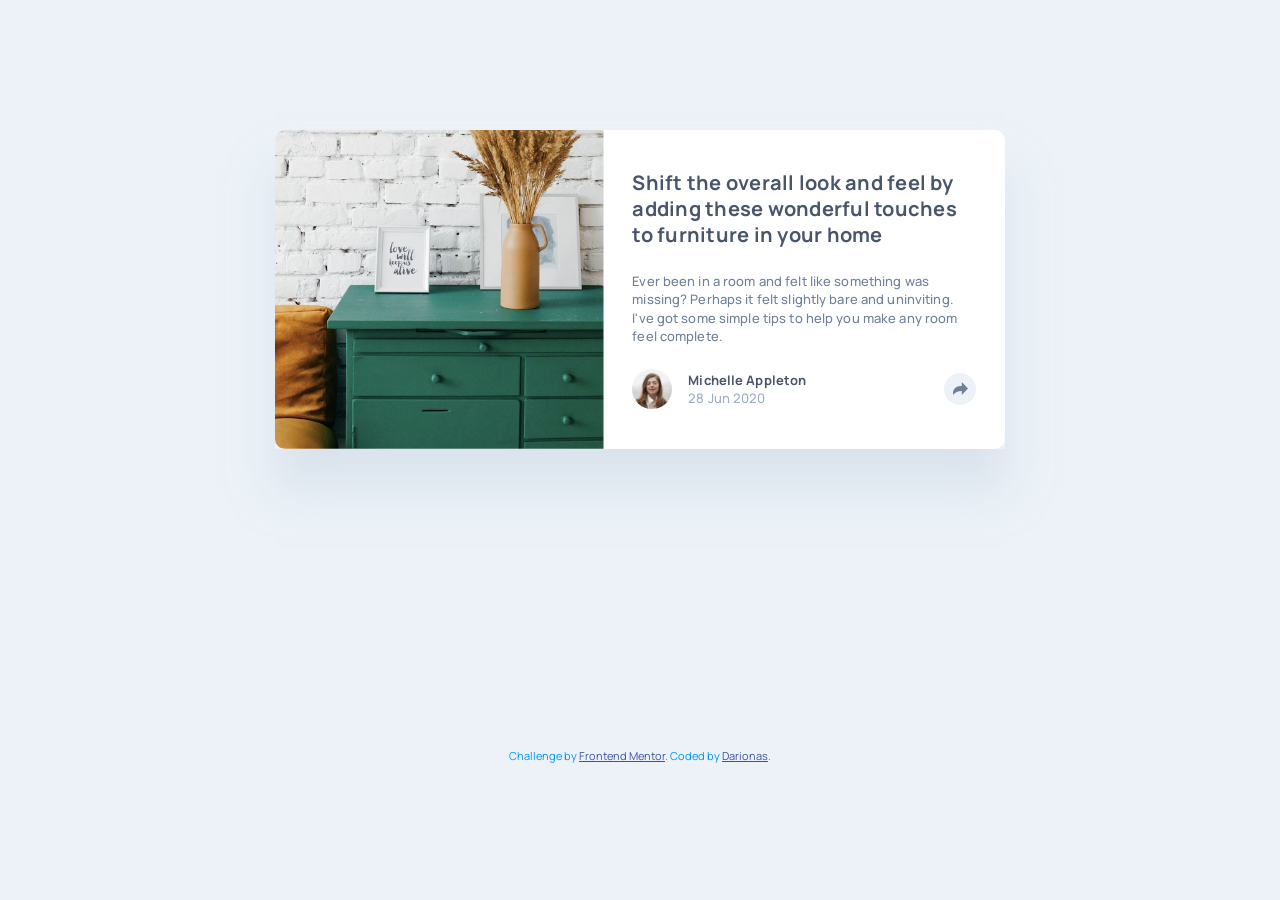
<file: index.html>
<!DOCTYPE html>
<html lang="en">
<head>
    <meta charset="UTF-8">
    <meta name="viewport" content="width=device-width, initial-scale=1.0">
    <link rel="icon" type="image/png" sizes="32x32" href="./images/favicon-32x32.png">
    <title>Frontend Mentor | Article preview component</title>
    <link rel="preconnect" href="https://fonts.googleapis.com">
    <link rel="preconnect" href="https://fonts.gstatic.com" crossorigin>
    <link href="https://fonts.googleapis.com/css2?family=Manrope:wght@400;500;700&display=swap" rel="stylesheet">
    <link rel="stylesheet" href="reset.css">
    <link rel="stylesheet" href="styles.css">
    <link rel="stylesheet" href="FM_part.css">
    <script defer src="script.js"></script>
</head>
<body>
    <header class="sr-only">
        <h1>Article Preview Component</h1>
    </header>
    <main class="main__content">
        <article class="article__preview">
            <div class="img__container" >
                <img class="furnAccessories_img" src="./images/drawers.jpg" alt="Drawers and accessories">
            </div>
            <div class="article__preview-content">
                <h2 class="text-preset-1" >Shift the overall look and feel by adding these wonderful touches to furniture in your home</h2>
                <p class="para text-preset-2M" >Ever been in a room and felt like something was missing? Perhaps it felt slightly bare and 
                   uninviting. I've got some simple tips to help you make any room feel complete.
                </p>
                <div class="profile__container">
                    <img src="./images/avatar-michelle.jpg" alt="Michelle Appleton">
                    <div class="profile__info" >
                        <p class="profile__name text-preset-2B">Michelle Appleton</p>
                        <time class="profile__time text-preset-2M">28 Jun 2020</time>
                    </div>
                    <button class="share__icon" aria-controls="toast" type="button" aria-expanded="false" aria-label="Share this article"><svg xmlns="http://www.w3.org/2000/svg" width="15" height="13"><path fill="#6E8098" d="M15 6.495L8.766.014V3.88H7.441C3.33 3.88 0 7.039 0 10.936v2.049l.589-.612C2.59 10.294 5.422 9.11 8.39 9.11h.375v3.867L15 6.495z"/></svg></button>
                </div>
            </div>
            <div id="toast" class="shareToast__content">
                <span class="shareToast__label text-preset-3">share</span>
                <div class="shareToast__content--social">
                    <a class="social" href="https://www.facebook.com" target="_blank" rel="noopener noreferrer"><img src="./images/icon-facebook.svg" alt="Share on Facebook"></a>
                    <a class="social" href="https://twitter.com" target="_blank" rel="noopener noreferrer"><img src="./images/icon-twitter.svg" alt="Share on Twitter"></a>
                    <a class="social" href="https://pinterest.com" target="_blank" rel="noopener noreferrer"><img src="./images/icon-pinterest.svg" alt="Share on Pinterest"></a>
                </div>
            </div>
        </article>
    </main>
    <footer class="attribution">
        Challenge by <a href="https://www.frontendmentor.io?ref=challenge" target="_blank" rel="noopener noreferrer">Frontend Mentor</a>. 
        Coded by <a href="https://www.frontendmentor.io/profile/Darionas">Darionas</a>.
    </footer>
</body>
</html>
</file>
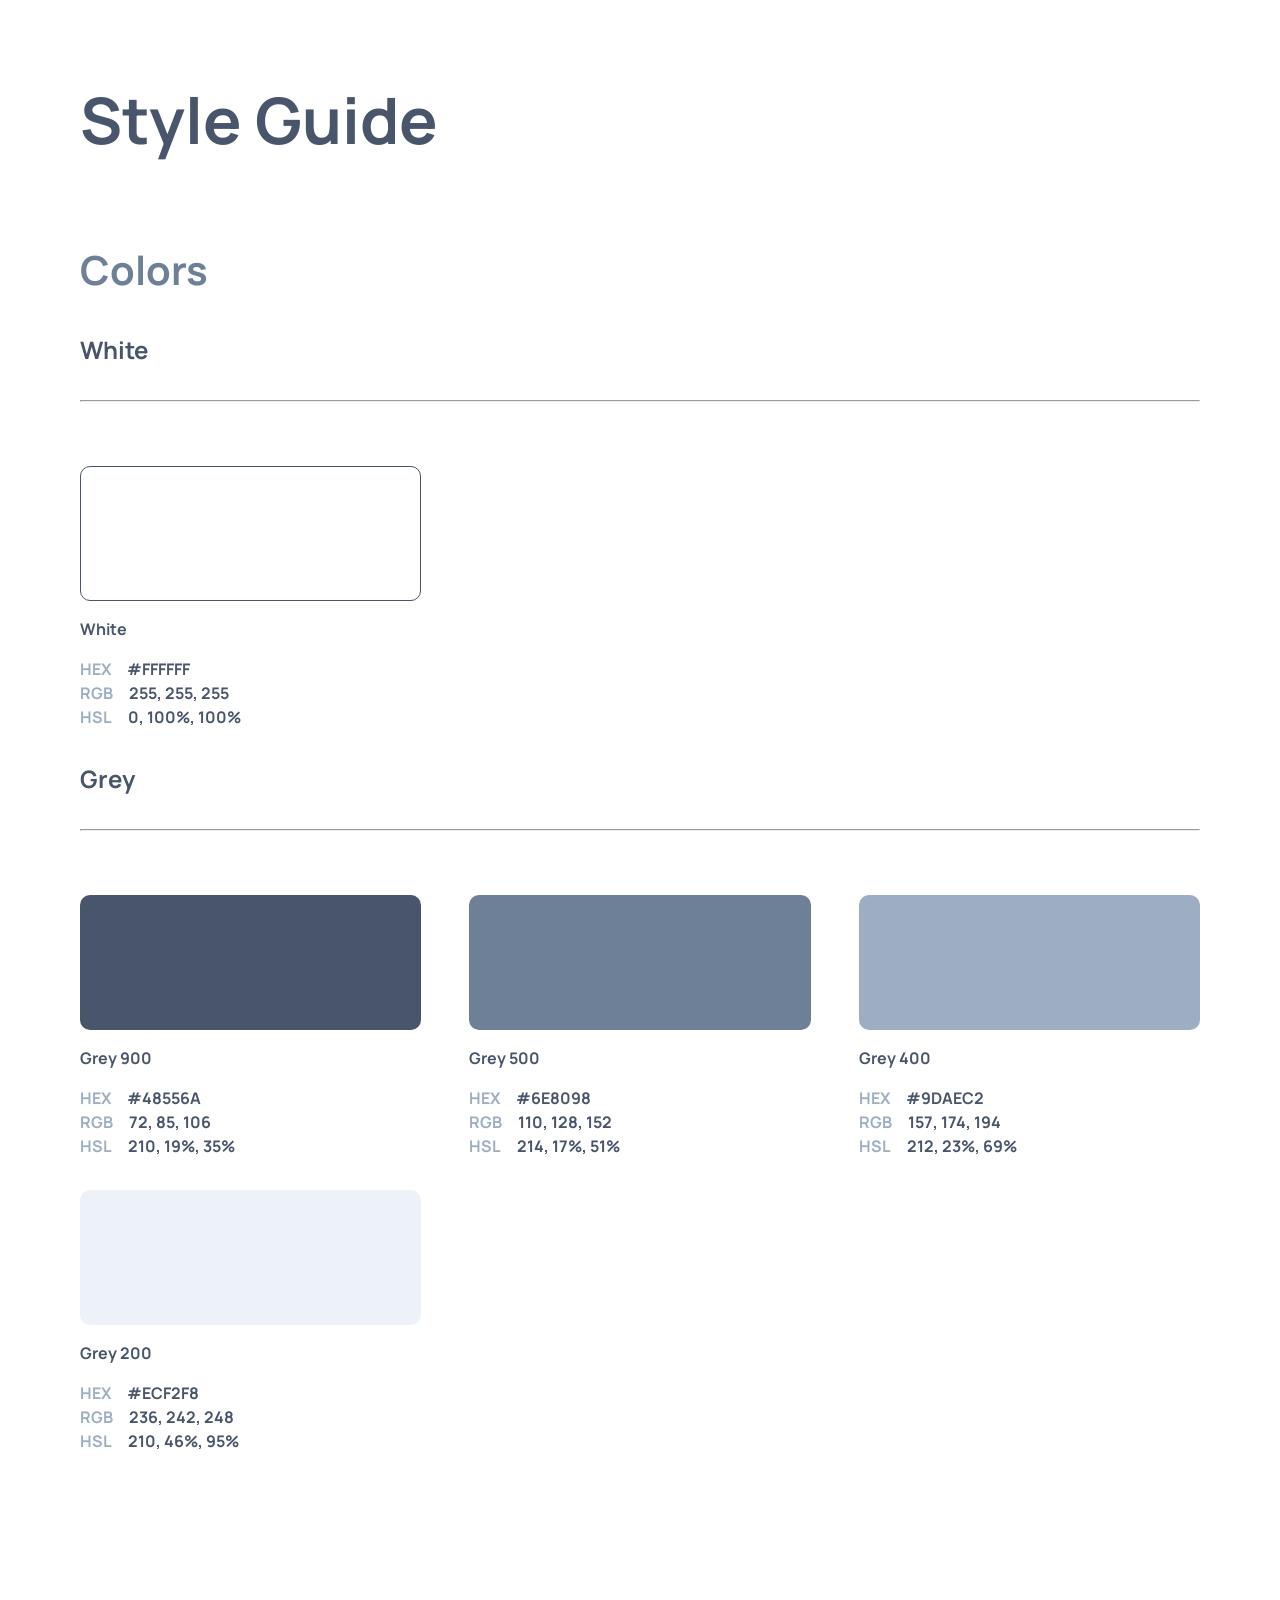
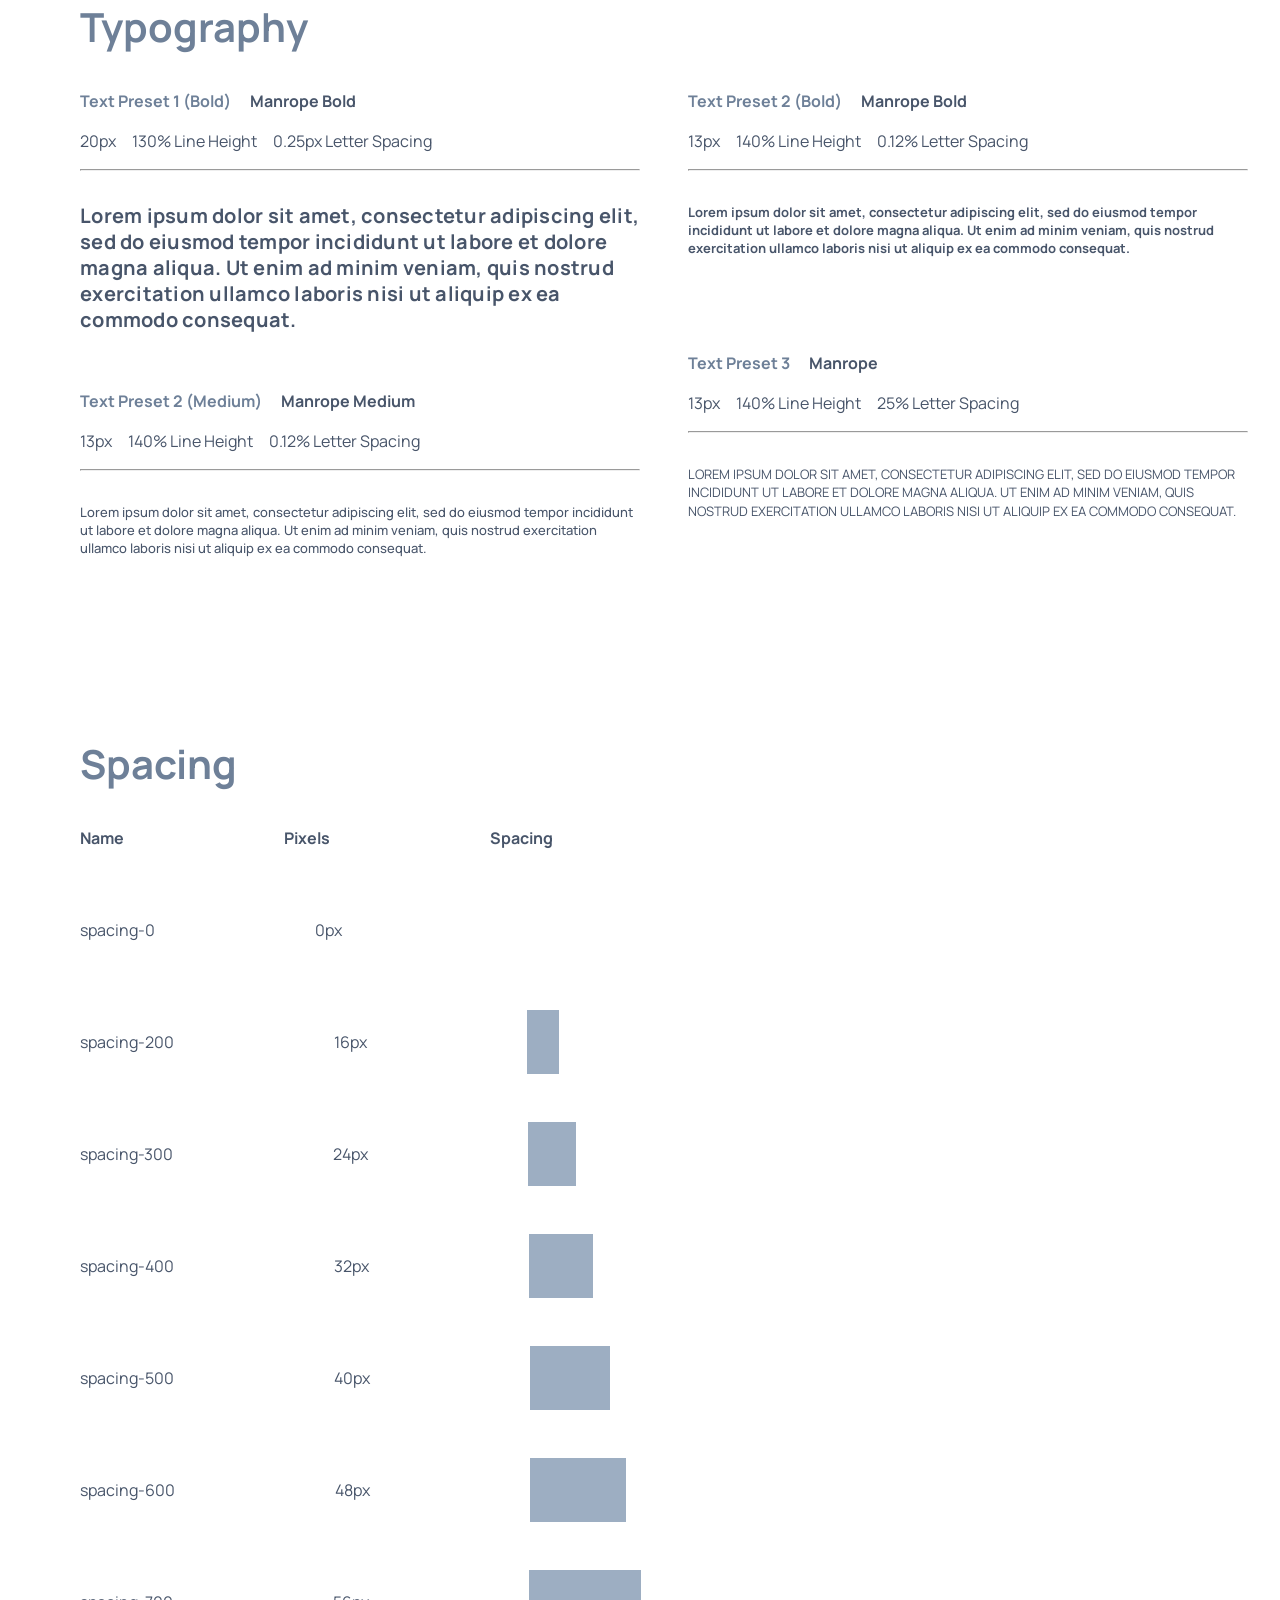
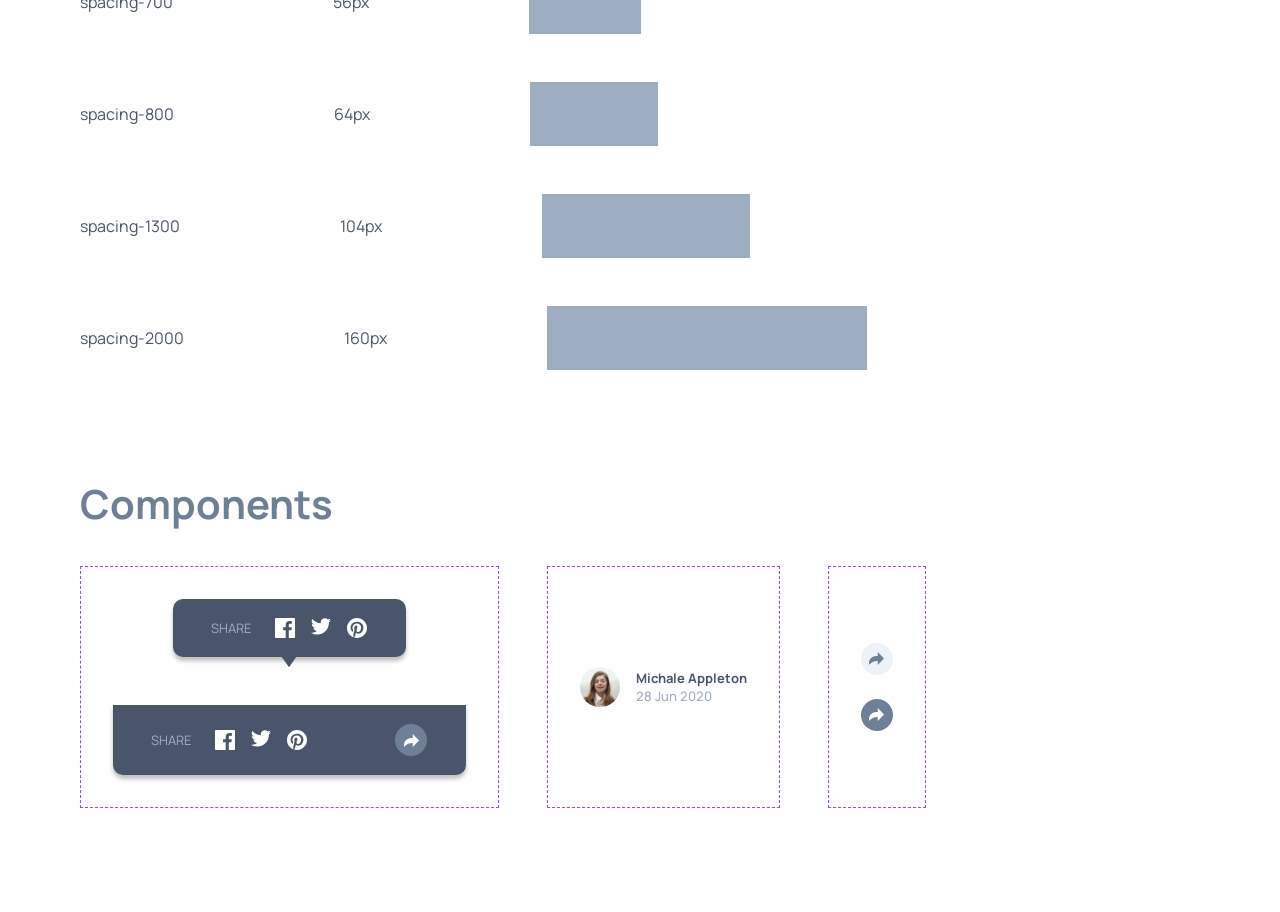
<file: design_system.html>
<!DOCTYPE html>
<html lang="en">
<head>
    <meta charset="UTF-8"/>
    <meta name="viewport" content="width=device-width, initial-scale=1.0"/>
    <title>Design System</title>
    <link rel="preconnect" href="https://fonts.googleapis.com">
    <link rel="preconnect" href="https://fonts.gstatic.com" crossorigin>
    <link href="https://fonts.googleapis.com/css2?family=Manrope:wght@400;500;700&display=swap" rel="stylesheet">
    <link rel="stylesheet" href="reset.css"/>
    <link rel="stylesheet" href="design_system.css"/>
</head>
<body>
    <main>
        <h1>Style Guide</h1>

        <!-- COLOR PALETTE -->
        <section class="colors__palette">
            <h2>Colors</h2>
            <div class="colors__palette--container">
                <h3>White</h3>
                <hr/>
                <div class="colors__wrapper">
                    <div class="color">
                        <div class="white color__container color__container--white"></div>
                        <h4>White</h4>
                        <div>
                            <p><span class="grey__text">HEX</span>#FFFFFF</p>
                            <p><span class="grey__text">RGB</span>255, 255, 255</p>
                            <p><span class="grey__text">HSL</span>0, 100%, 100%</p>
                        </div>
                    </div>
                </div>
            </div>
            <div class="colors__palette--container">
                <h3>Grey</h3>
                <hr/>
                <div class="colors__wrapper">
                    <div class="color">
                        <div class="grey-900 color__container"></div>
                        <h4>Grey 900</h4>
                        <div>
                            <p><span class="grey__text">HEX</span>#48556A</p>
                            <p><span class="grey__text">RGB</span>72, 85, 106</p>
                            <p><span class="grey__text">HSL</span>210, 19%, 35%</p>
                        </div>
                    </div>
                     <div class="color">
                        <div class="grey-500 color__container"></div>
                        <h4>Grey 500</h4>
                        <div>
                            <p><span class="grey__text">HEX</span>#6E8098</p>
                            <p><span class="grey__text">RGB</span>110, 128, 152</p>
                            <p><span class="grey__text">HSL</span>214, 17%, 51%</p>
                        </div>
                    </div>
                     <div class="color">
                        <div class="grey-400 color__container"></div>
                        <h4>Grey 400</h4>
                        <div>
                            <p><span class="grey__text">HEX</span>#9DAEC2</p>
                            <p><span class="grey__text">RGB</span>157, 174, 194</p>
                            <p><span class="grey__text">HSL</span>212, 23%, 69%</p>
                        </div>
                    </div>
                </div>
            </div>
            <div class="colors__palette--container">
                <div class="colors__wrapper">
                    <div class="color">
                        <div class="grey-200 color__container"></div>
                        <h4>Grey 200</h4>
                        <div>
                            <p><span class="grey__text">HEX</span>#ECF2F8</p>
                            <p><span class="grey__text">RGB</span>236, 242, 248</p>
                            <p><span class="grey__text">HSL</span>210, 46%, 95%</p>
                        </div>
                    </div>
                </div>
            </div>
        </section>

        <!-- TYPOGRAPHY -->
        <section class="typography">
            <h2>Typography</h2>
            <div class="wrapper__typo">
                <div class="text-preset-container">
                    <div>
                        <p class="text-preset-title">Text Preset 1 (Bold) <span>Manrope Bold</span></p>
                        <p class="text-preset-data"><span>20px</span><span>130% Line Height</span><span>0.25px Letter Spacing</span></p>
                        <hr>
                        <p class="text-preset-1">Lorem ipsum dolor sit amet, consectetur adipiscing elit, sed do eiusmod tempor incididunt 
                            ut labore et dolore magna aliqua. Ut enim ad minim veniam, quis nostrud exercitation ullamco laboris nisi ut aliquip 
                            ex ea commodo consequat.</p>
                    </div>
                    <div>
                        <p class="text-preset-title">Text Preset 2 (Medium) <span>Manrope Medium</span></p>
                        <p class="text-preset-data"><span>13px</span><span>140% Line Height</span><span>0.12% Letter Spacing</span></p>
                        <hr>
                        <p class="text-preset-2M">Lorem ipsum dolor sit amet, consectetur adipiscing elit, sed do eiusmod tempor incididunt ut 
                            labore et dolore magna aliqua. Ut enim ad minim veniam, quis nostrud exercitation ullamco laboris nisi ut aliquip ex 
                            ea commodo consequat.</p>
                    </div>
                </div>
                <div class="text-preset-container">
                    <div>
                        <p class="text-preset-title">Text Preset 2 (Bold) <span>Manrope Bold</span></p>
                        <p class="text-preset-data"><span>13px</span><span>140% Line Height</span><span>0.12% Letter Spacing</span></p>
                        <hr>
                        <p class="text-preset-2B">Lorem ipsum dolor sit amet, consectetur adipiscing elit, sed do eiusmod tempor incididunt 
                            ut labore et dolore magna aliqua. Ut enim ad minim veniam, quis nostrud exercitation ullamco laboris nisi ut aliquip 
                            ex ea commodo consequat.</p>
                    </div>
                    <div>
                        <p class="text-preset-title">Text Preset 3 <span>Manrope</span></p>
                        <p class="text-preset-data"><span>13px</span><span>140% Line Height</span><span>25% Letter Spacing</span></p>
                        <hr>
                        <p class="text-preset-3">Lorem ipsum dolor sit amet, consectetur adipiscing elit, sed do eiusmod tempor incididunt 
                            ut labore et dolore magna aliqua. Ut enim ad minim veniam, quis nostrud exercitation ullamco laboris nisi ut aliquip 
                            ex ea commodo consequat.</p>
                    </div>
                </div>
            </div>
        </section>

        <!-- SPACING -->
        <section class="spacing">
            <h2>Spacing</h2>
            <div class="wrapper__space">
                <div class="spacing-item">
                    <p>Name</p>
                    <p>Pixels</p>
                    <p>Spacing</p>
                </div>
                <div class="spacing-item">
                    <p>spacing-0</p>
                    <p>0px</p>
                    <p class="spacing-0 spacing-bar"></p>
                </div>
                <div class="spacing-item">
                    <p>spacing-200</p>
                    <p>16px</p>
                    <p class="spacing-200 spacing-bar"></p>
                </div>
                <div class="spacing-item">
                    <p>spacing-300</p>
                    <p>24px</p>
                    <p class="spacing-300 spacing-bar"></p>
                </div>
                <div class="spacing-item">
                    <p>spacing-400</p>
                    <p>32px</p>
                    <p class="spacing-400 spacing-bar"></p>
                </div>
                <div class="spacing-item">
                    <p>spacing-500</p>
                    <p>40px</p>
                    <p class="spacing-500 spacing-bar"></p>
                </div>
                <div class="spacing-item">
                    <p>spacing-600</p>
                    <p>48px</p>
                    <p class="spacing-600 spacing-bar"></p>
                </div>
                <div class="spacing-item">
                    <p>spacing-700</p>
                    <p>56px</p>
                    <p class="spacing-700 spacing-bar"></p>
                </div>
                <div class="spacing-item">
                    <p>spacing-800</p>
                    <p>64px</p>
                    <p class="spacing-800 spacing-bar"></p>
                </div>
                <div class="spacing-item">
                    <p>spacing-1300</p>
                    <p>104px</p>
                    <p class="spacing-1300 spacing-bar"></p>
                </div>
                <div class="spacing-item">
                    <p>spacing-2000</p>
                    <p>160px</p>
                    <p class="spacing-2000 spacing-bar"></p>
                </div>
            </div>
        </section>
         <!-- Components -->
        <section class="components">
            <h2>Components</h2>
            <div class="components__wrapper">
                <!-- SHARE TOAST -->
                <div class="component">
                    <div class="shareToast__content shareToast__content--desktop">
                        <span class="shareToast__label text-preset-3">share</span>
                        <div class="shareToast__content--desktop-links">
                            <span><img src="./images/icon-facebook.svg" alt="Facebook Icon"></span>
                            <span><img src="./images/icon-twitter.svg" alt="Twitter Icon"></span>
                            <span><img src="./images/icon-pinterest.svg" alt="Pinterest Icon"></span>
                        </div>
                    </div>
                    <div class="shareToast__content shareToast__content--mobile">
                        <span class="shareToast__label text-preset-3">share</span>
                        <div class="shareToast__content--mobile-links">
                            <span><img src="./images/icon-facebook.svg" alt="Facebook Icon"></span>
                            <span><img src="./images/icon-twitter.svg" alt="Twitter Icon"></span>
                            <span><img src="./images/icon-pinterest.svg" alt="Pinterest Icon"></span>
                        </div>
                        <span class="share__icon share__icon--active" ><svg xmlns="http://www.w3.org/2000/svg" width="15" height="13"><path fill="#6E8098" d="M15 6.495L8.766.014V3.88H7.441C3.33 3.88 0 7.039 0 10.936v2.049l.589-.612C2.59 10.294 5.422 9.11 8.39 9.11h.375v3.867L15 6.495z"/></svg></span>
                    </div>
                </div>
                <!-- PROFILE & DATE -->
                <div class="component">
                    <div class="profile__container" >
                        <img src="./images/avatar-michelle.jpg" alt="Profile Picture">
                        <div class="profile__info" >
                            <p class="profile__name text-preset-2B">Michale Appleton</p>
                            <date class="profile__date text-preset-2M">28 Jun 2020</date>
                        </div>
                    </div>
                </div>
                <!-- SHARE BUTTON -->
                <div class="component">
                    <div class="share__buttons">
                        <span class="share__icon share__icon--default" ><svg xmlns="http://www.w3.org/2000/svg" width="15" height="13"><path fill="#6E8098" d="M15 6.495L8.766.014V3.88H7.441C3.33 3.88 0 7.039 0 10.936v2.049l.589-.612C2.59 10.294 5.422 9.11 8.39 9.11h.375v3.867L15 6.495z"/></svg></span>
                        <span class="share__icon share__icon--active" ><svg xmlns="http://www.w3.org/2000/svg" width="15" height="13"><path fill="#6E8098" d="M15 6.495L8.766.014V3.88H7.441C3.33 3.88 0 7.039 0 10.936v2.049l.589-.612C2.59 10.294 5.422 9.11 8.39 9.11h.375v3.867L15 6.495z"/></svg></span>
                    </div>
                </div>
            </div>
        </section>
    </main>
</body>
</html>
</file>
<file: styles.css>
:root {
    /* COLOR PALETTE */
    --clr-white: #ffffff;
    --clr-grey-900: #48556a;
    --clr-grey-500: #6e8098;
    --clr-grey-400: #9daec2;
    --clr-grey-200: #ecf2f8;
    
    /* TYPOGRAPHY */
    --ff-primary: 'Manrope', sans-serif;

    --fw-regular: 400;
    --fw-medium: 500;
    --fw-bold: 700;

    --fs-20: 1.25rem; /* 20px */
    --fs-13: 0.8125rem; /* 13px */

    --lh-130: 130%; 
    --lh-140: 140%; 

    --ls-25: 0.25px;
    --ls-12: 0.12px;
   

    /* SPACING */
    --spacing-0: 0; /* 0px */
    --spacing-200: 1rem; /* 16px */
    --spacing-300: 1.5rem; /* 24px */
    --spacing-400: 2rem; /* 32px */
    --spacing-500: 2.5rem; /* 40px */
    --spacing-600: 3rem; /* 48px */
    --spacing-700: 3.5rem; /* 56px */
    --spacing-800: 4rem; /* 64px */
    --spacing-1300: 6.5rem; /* 104px */
    --spacing-2000: 10rem; /* 160px */
    
}

.text-preset-1 {
    font-size: var(--fs-20);
    line-height: var(--lh-130);
    letter-spacing: var(--ls-25);
    font-weight: var(--fw-bold);
}

.text-preset-2M {
    font-size: var(--fs-13);
    line-height: var(--lh-140);
    letter-spacing: var(--ls-12);
    font-weight: var(--fw-medium);
}

.text-preset-2B {
    font-size: var(--fs-13);
    line-height: var(--lh-140);
    letter-spacing: var(--ls-12);
    font-weight: var(--fw-bold);
}

.text-preset-3 {
    font-size: var(--fs-13);
    line-height: var(--lh-140);
    letter-spacing: var(--ls-25);
    font-weight: var(--fw-regular);
    text-transform: uppercase;
}

/* SHARE TOAST */
.shareToast__content {
    display: none;
    gap: var(--spacing-200);
    align-items: center;
    background-color: var(--clr-grey-900);
    padding: 1.7em 2.4em;
    position: relative;
    box-shadow: 0px 4px 4px 0px rgba(0, 0, 0, 0.25);
    border-bottom-left-radius: 10px;
    border-bottom-right-radius: 10px;
}

.shareToast__label {
    color: var(--clr-grey-400);
}

.shareToast__content--social {
    display: flex;
    gap: clamp(0.5rem, 2vw, 1rem);
}

/* PROFILE & DATE */
.profile__container {
    display: flex;
    align-items: center;
    align-self: center;
    gap: var(--spacing-200);
}

.profile__container img {
    border-radius: 50%;
    width: 2.5em;
    height: 2.5em;
}

.profile__info {
    line-height: 0.5em;
}

.profile__time {
    color: var(--clr-grey-400);
}

/* SHARE BUTTON */
.share__icon {
    display: flex;
    align-items: center;
    justify-content: center;
    width: 2em;
    height: 2em;
    border: none;
    border-radius: 50%;
    cursor: pointer;
    position: relative;
    z-index: 10;
    background-color: var(--clr-grey-200);
}

.share__icon:hover {
    outline: 2px solid var(--clr-grey-400);
    outline-offset: 2px;
}

.share__icon:focus-visible {
    outline: 2px solid var(--clr-grey-900);
    outline-offset: 2px;
}

.share__icon svg path {
    fill: var(--clr-grey-500);
}

.share__icon--active {
    background-color: var(--clr-grey-500);
}

.share__icon--active svg path {
    fill: var(--clr-white);
}

/* MOBILE LAYOUT */
body {
    display: grid;
    align-items: center;
    font-family: var(--ff-primary);
    background-color: var(--clr-grey-200);
    color: var(--clr-grey-900);
    margin: 0;
    padding: 0;
}

.sr-only {
    position: absolute;
    width: 1px;
    height: 1px;
    padding: 0;
    margin: -1px;
    overflow: hidden;
    clip: rect(0, 0, 0, 0);
    white-space: nowrap;
    border: 0;
}

.main__content {
    display: grid;
    justify-self: center;
    width: 80%;
    max-width: 730px;
    box-shadow: 0px 40px 40px rgba(201, 213, 225, 0.5);
}

.article__preview {
    display: grid;
    background-color: var(--clr-white);
    border-radius: 10px;
    position: relative;
}

.img__container {
    border-top-left-radius: 10px;
    border-top-right-radius: 10px;
    overflow: hidden;
}

.furnAccessories_img {
    transform: scaleY(1.15);
    transform-origin: center;
    object-fit: cover;
    clip-path: polygon(0 0, 100% 0, 100% 83%, 0 83%);
}

.article__preview-content {
    padding: 0 1.8rem 1.2rem 1.8rem;
}

.para {
    margin-block: 1.5rem 3rem;
    color: var(--clr-grey-500);
}

.share__icon {
    margin-inline-start: auto;
}

.attribution {
    width: 90%;
    max-width: 730px;
    margin-inline: auto;
}

.shareToast__content--open {
    display: flex;
    position: absolute;
    bottom: 0px;
    width: 100%;
}

.social:hover {
    outline: 2px solid var(--clr-grey-400);
    outline-offset: 2px;
}

.social:focus-visible {
    outline: 2px solid var(--clr-white);
    outline-offset: 2px;
}

/* TABLET LAYOUT */
@media (min-width: 45rem) {

    .article__preview {
        grid-template-columns: 45% 55%;
        gap: 0;
    }

    .img__container {
        border-top-right-radius: 0px;
        border-bottom-left-radius: 10px;
        overflow: hidden;
    }

    .article__preview-content {
        padding-block: 2.5rem;
    }

    .para {
       margin-block: 1.5rem;
    }

    .furnAccessories_img {
        height: 100%;
        width: 100%; 
        object-fit: fill;
        transform: scaleX(1.25);
        transform-origin: left;
        clip-path: polygon(0 0, 80% 0, 80% 100%, 0 100%);
        
    }

    .shareToast__content--open {
        display: flex;
        position: absolute;
        right: -75px;
        bottom: 100px;
        padding: 1.6em 2.4em;
        border-radius: 10px;
        max-width: 15em;
    }

    .shareToast__content--open::after {
        content: '';
        position: absolute;
        bottom: -10px;
        left: 50%;
        transform: translateX(-50%) rotate(180deg);
        width: 1rem;
        height: 0.7rem;
        background-color: var(--clr-grey-900);
        clip-path: polygon(50% 0%, 0% 100%, 100% 100%);
    }

}

/* DESKTOP LAYOUT */
/* None */
</file>
<file: FM_part.css>
/* Frontend Mentor part*/
.attribution { 
    font-size: 0.6875rem;
    position: relative;
    bottom: 0;
    margin-block-start: 3em;
    padding: .5em;
    text-align: center;
    color: rgb(3, 146, 248);
    width: 75%;
    align-self: center;
    justify-self: center;
}

.attribution a { color: hsl(228, 45%, 44%); }
/*-------------------------------------------------*/
</file>
<file: design_system.css>
:root {
    /* COLOR PALETTE */
    --clr-white: #ffffff;
    --clr-grey-900: #48556a;
    --clr-grey-500: #6e8098;
    --clr-grey-400: #9daec2;
    --clr-grey-200: #ecf2f8;
    
    /* TYPOGRAPHY */
    --ff-primary: 'Manrope', sans-serif;

    --fw-regular: 400;
    --fw-medium: 500;
    --fw-bold: 700;

    --fs-20: 1.25rem; /* 20px */
    --fs-13: 0.8125rem; /* 13px */

    --lh-130: 130%; 
    --lh-140: 140%; 

    --ls-025: 0.25px;
    --ls-12: 0.12;
    --ls-25: 0.25;

    /* SPACING */
    --spacing-0: 0; /* 0px */
    --spacing-200: 1rem; /* 16px */
    --spacing-300: 1.5rem; /* 24px */
    --spacing-400: 2rem; /* 32px */
    --spacing-500: 2.5rem; /* 40px */
    --spacing-600: 3rem; /* 48px */
    --spacing-700: 3.5rem; /* 56px */
    --spacing-800: 4rem; /* 64px */
    --spacing-1300: 6.5rem; /* 104px */
    --spacing-2000: 10rem; /* 160px */
    
}

.text-preset-1 {
    font-size: var(--fs-20);
    line-height: var(--lh-130);
    letter-spacing: var(--ls-025);
    font-weight: var(--fw-bold);
}

.text-preset-2M {
    font-size: var(--fs-13);
    line-height: var(--lh-140);
    letter-spacing: var(--ls-12);
    font-weight: var(--fw-medium);
}

.text-preset-2B {
    font-size: var(--fs-13);
    line-height: var(--lh-140);
    letter-spacing: var(--ls-12);
    font-weight: var(--fw-bold);
}

.text-preset-3 {
    font-size: var(--fs-13);
    line-height: var(--lh-140);
    letter-spacing: var(--ls-25);
    font-weight: var(--fw-regular);
    text-transform: uppercase;
}

/* ------------------------------------- */

body {
    font-family: var(--ff-primary);
    color: var(--clr-grey-900);
    padding: 4.5rem 5rem;
}

h1 {
    font-size: 4rem; /* 64px */
    font-weight: var(--fw-bold);
}

.colors__palette,
.typography,
.spacing {
    padding-block: 4.5rem;
}

h2 {
    font-size: 2.5rem; /* 40px */
    font-weight: var(--fw-bold);
    color: var(--clr-grey-500)
}

h3 {
    font-size: 1.5rem; /* 24px */
    font-weight: var(--fw-bold);
    padding-block: var(--spacing-400); /* 32px */
}

/* COLORS */

.colors__wrapper {
    display: grid;
    grid-template-columns: repeat(3, minmax(25%, 1fr));
    gap: var(--spacing-600);
    padding-block-start: var(--spacing-400);
}

.color {
    display: grid;
    gap: var(--spacing-200);
    font-weight: var(--fw-bold);
}

.color__container {
    height: 15vh;
    border-radius: 10px;
}

.color__container--white {
    border: 1px solid var(--clr-grey-900);
}

.grey__text {
    color: var(--clr-grey-400);
    margin-inline-end: var(--spacing-200); /* 16px */
}

.white {
    background-color: var(--clr-white);
}

.grey-900 {
    background-color: var(--clr-grey-900);
}

.grey-500 {
    background-color: var(--clr-grey-500);
}

.grey-400 {
    background-color: var(--clr-grey-400);
}

.grey-200 {
    background-color: var(--clr-grey-200);
}

/* TYPOGRAPHY */

.wrapper__typo {
    display: grid;
    grid-template-columns: repeat(2, minmax(50%, 1fr));
    gap: var(--spacing-600); /* 48px */
    padding-block: var(--spacing-400); /* 32px */
}

.text-preset-container {
    display: grid;
    gap: var(--spacing-700); /* 56px */
}

.text-preset-title {
    color: var(--clr-grey-500);
    font-weight: var(--fw-bold);
}

.text-preset-title span {
    color: var(--clr-grey-900);
    margin-inline-start: var(--spacing-200); /* 16px */
}

.text-preset-data {
    display: flex;
    gap: var(--spacing-200); /* 16px */
    margin-block: var(--spacing-200); /* 16px */
}

hr {
    margin-block-end: var(--spacing-400); /* 32px */
}

/* SPACING */

.wrapper__space {
    display: grid;
    width: 100%;
    gap: var(--spacing-600); /* 48px */
    padding-block: var(--spacing-400); /* 32px */
}

.spacing-item {
    display: flex;
    gap: var(--spacing-2000); /* 128px */
    justify-content: start;
    align-items: center;
}

.spacing-item:nth-child(1) p {
    font-weight: var(--fw-bold);
}

.spacing-0 {
    padding-inline: var(--spacing-0);
}

.spacing-200 {
    padding-inline: var(--spacing-200);
}

.spacing-300 {
    padding-inline: var(--spacing-300);
}

.spacing-400 {
    padding-inline: var(--spacing-400);
}

.spacing-500 {
    padding-inline: var(--spacing-500);
}

.spacing-600 {
    padding-inline: var(--spacing-600);
}

.spacing-700 {
    padding-inline: var(--spacing-700);
}

.spacing-800 {
    padding-inline: var(--spacing-800);
}

.spacing-1300 {
    padding-inline: var(--spacing-1300);
}

.spacing-2000 {
    padding-inline: var(--spacing-2000);
}

.spacing-bar {
    width: 0;
    height: 4em;
    background-color: var(--clr-grey-400);
}

/* COMPONENTS */

.components__wrapper {
    display: flex;
    gap: var(--spacing-600); /* 48px */
    padding-block: var(--spacing-400); /* 32px */
}

.component {
    display: grid;
    gap: var(--spacing-600); /* 48px */
    justify-items: center;
    border: 1px dashed #9747ff;
    padding: var(--spacing-400); /* 32px */
}

/* SHARE TOAST */
.shareToast__content {
    display: flex;
    gap: var(--spacing-300); /* 24px */
    align-items: center;
    background-color: var(--clr-grey-900);
    padding: 1.2em 2.4em;
    position: relative;
    box-shadow: 0px 4px 4px 0px rgba(0, 0, 0, 0.25);
}

.shareToast__content--mobile {
    border-bottom-left-radius: 10px;
    border-bottom-right-radius: 10px;
}

.shareToast__content--desktop {
    border-radius: 10px;
    max-width: 15em;
}

/* SHARE TOAST ARROW */
.shareToast__content--desktop::after {
    content: '';
    position: absolute;
    bottom: -10px;
    left: 50%;
    transform: translateX(-50%) rotate(180deg);
    width: 1rem;
    height: .7rem;
    background-color: var(--clr-grey-900);
    clip-path: polygon(50% 0%, 0% 100%, 100% 100%);
}

.shareToast__label {
    color: var(--clr-grey-400);
}

.shareToast__content--mobile-links,
.shareToast__content--desktop-links {
    display: flex;
    gap: var(--spacing-200); /* 16px */
}

.shareToast__content--mobile-links {
    margin-inline-end: var(--spacing-800); /* 64px */
}


/* PROFILE & DATE */
.profile__container {
    display: flex;
    align-items: center;
    align-self: center;
    gap: var(--spacing-200); /* 16px */
    max-height: 3em;
}

.profile__container img {
    border-radius: 50%;
    width: 2.5em;
    height: 2.5em;
}

.profile__info {
    line-height: 0.5em;
}

.profile__date {
    color: var(--clr-grey-400);
}

/* SHARE BUTTON */

.share__buttons {
    display: grid;
    align-self: center;
    gap: var(--spacing-300); /* 24px */
    max-height: 10em; /* 120px */
}

.share__icon {
    display: flex;
    align-items: center;
    justify-content: center;
    width: 2em;
    height: 2em;
    border-radius: 50%;
}

.share__icon--default {
    background-color: var(--clr-grey-200);
}

.share__icon--default svg path {
    fill: var(--clr-grey-500);
}

.share__icon--active {
    background-color: var(--clr-grey-500);
}

.share__icon--active svg path {
    fill: var(--clr-white);
}
</file>
